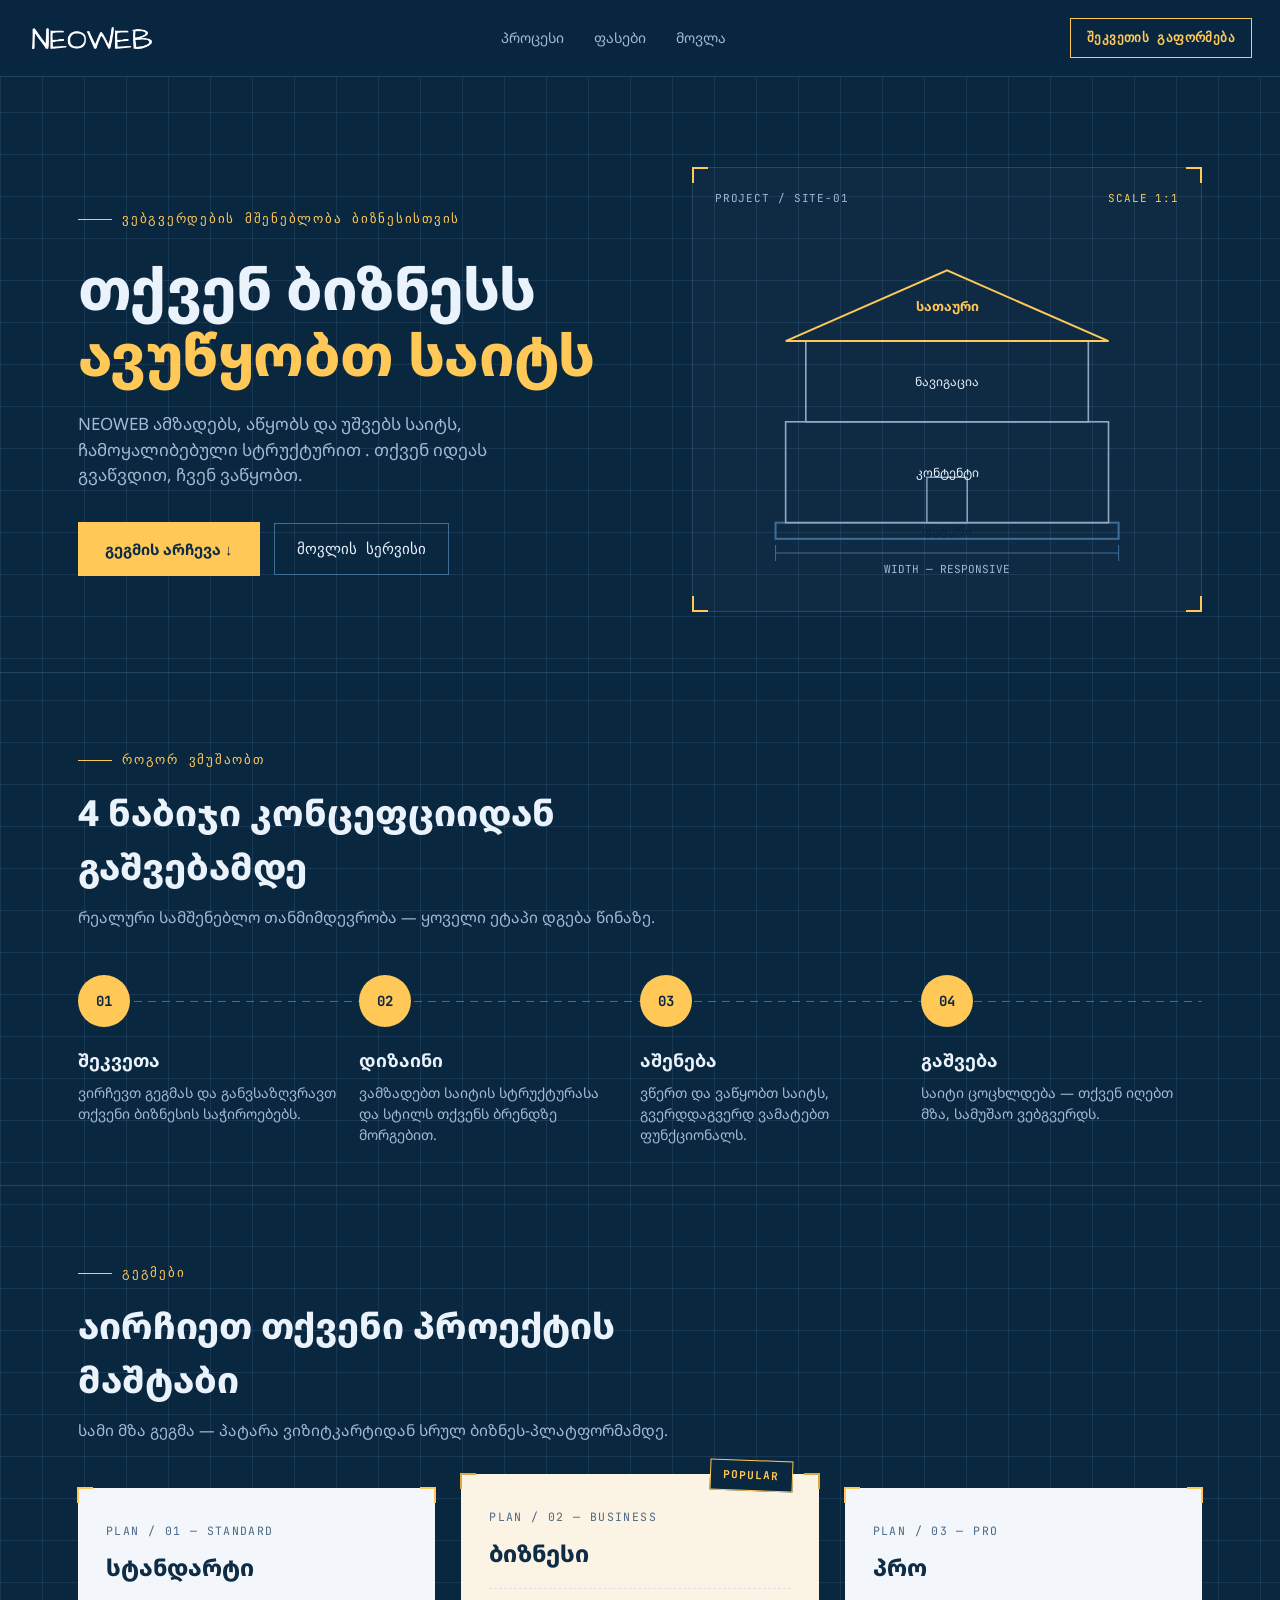
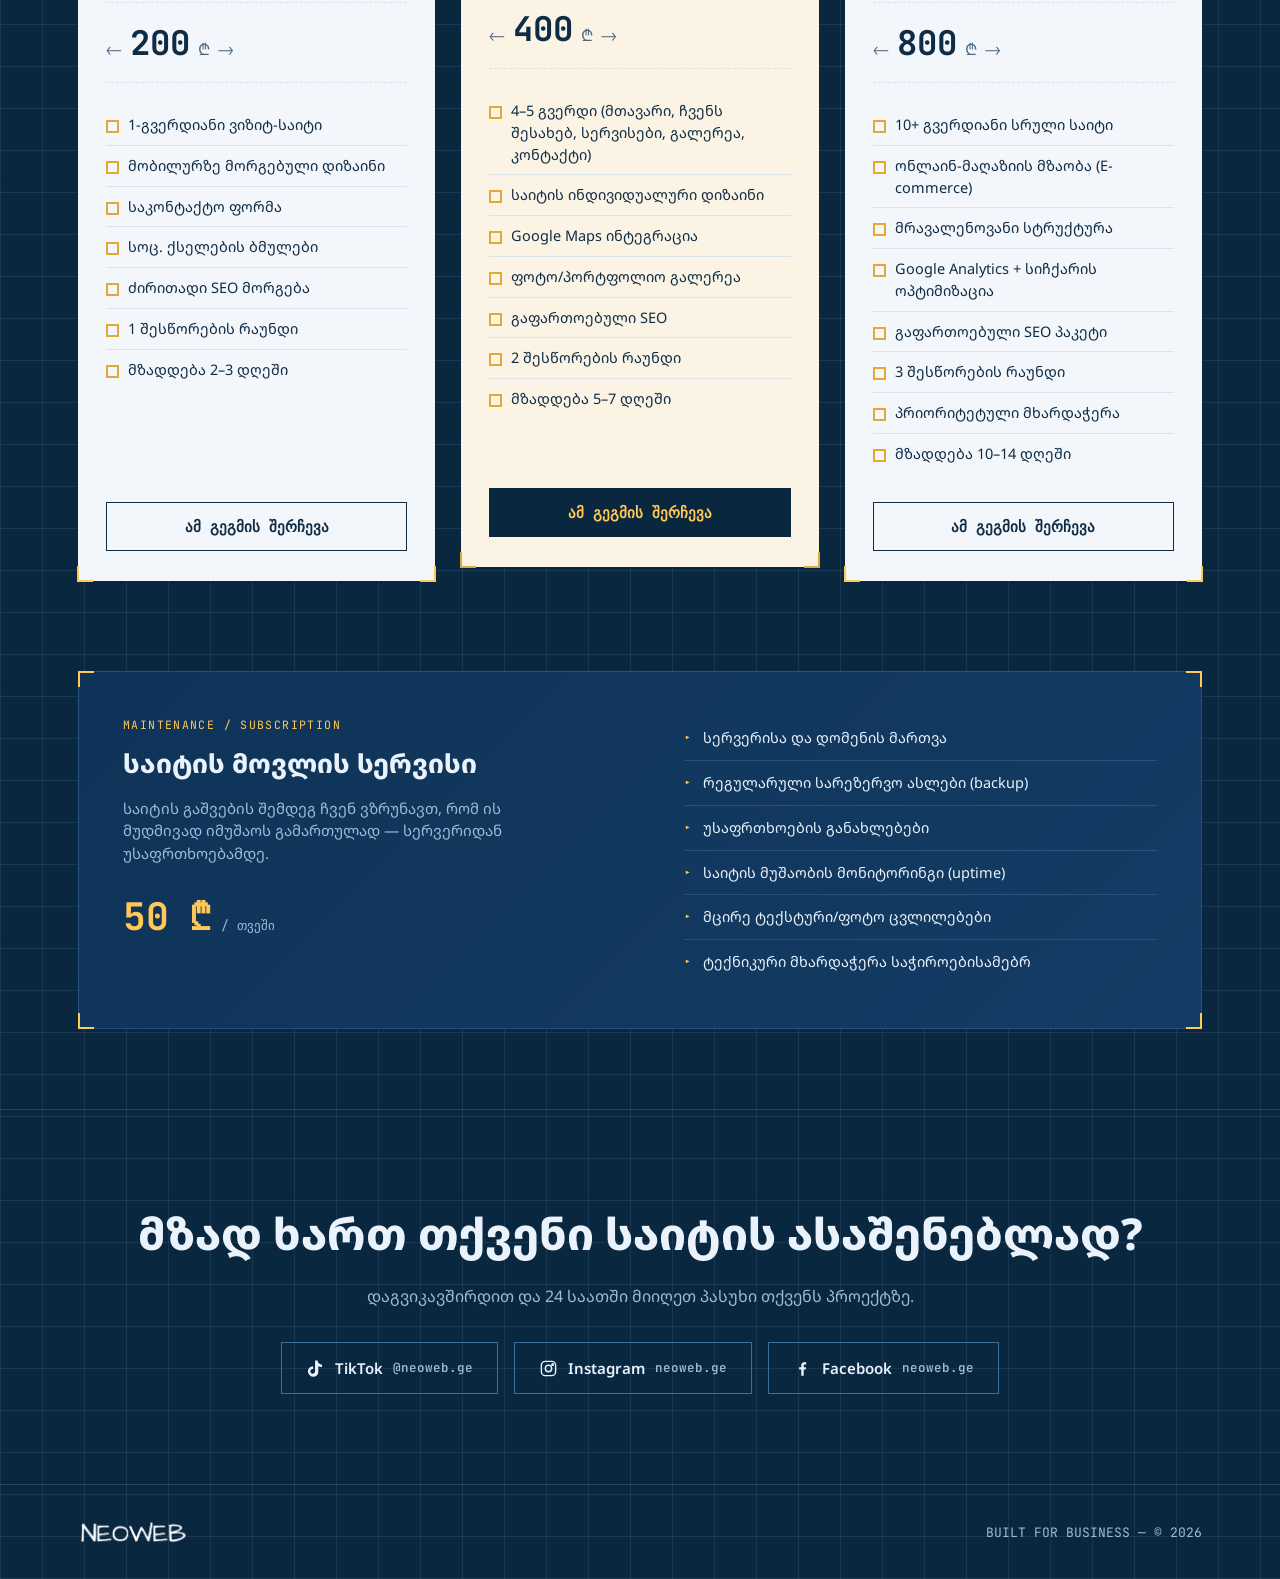
<file: index.html>
<!DOCTYPE html>
<html lang="ka">
<head>
<meta charset="UTF-8">
<meta name="viewport" content="width=device-width, initial-scale=1.0">
<title>NEOWEB — ვაშენებთ თქვენს ბიზნესს ვებსივრცეს</title>
<link rel="preconnect" href="https://fonts.googleapis.com">
<link rel="preconnect" href="https://fonts.gstatic.com" crossorigin>
<link href="https://fonts.googleapis.com/css2?family=Noto+Sans+Georgian:wght@400;500;600;700;800&family=JetBrains+Mono:wght@400;500;600;700&display=swap" rel="stylesheet">
<link rel="icon" type="image/jpeg" href="NEOWEB (2).png">

<link rel="stylesheet" href="style.css">


</head>
<body>

<header>
  <div class="nav">
    <a href="#" class="logo"><img src="[data-uri]" alt="NEOWEB" class="logo-img"></a>
    <nav class="nav-links">
      <a href="#process">პროცესი</a>
      <a href="#pricing">ფასები</a>
      <a href="#maintenance">მოვლა</a>
    </nav>
    <a class="nav-cta" href="#pricing">შეკვეთის გაფორმება</a>
  </div>
</header>

<section class="hero">
  <div class="wrap hero-grid">
    <div>
      <div class="eyebrow">ვებგვერდების მშენებლობა ბიზნესისთვის</div>
      <h1>თქვენ ბიზნესს <em>ავუწყობთ საიტს</em> </h1>
      <p class="lead">NEOWEB ამზადებს, აწყობს და უშვებს საიტს, ჩამოყალიბებული სტრუქტურით . თქვენ იდეას გვაწვდით, ჩვენ ვაწყობთ.</p>
      <div class="hero-ctas">
        <a href="#pricing" class="btn-primary">გეგმის არჩევა ↓</a>
        <a href="#maintenance" class="btn-ghost">მოვლის სერვისი</a>
      </div>
    </div>

    <div class="diagram-box">
      <div class="diagram-frame">
        <div class="corner tl"></div><div class="corner tr"></div>
        <div class="corner bl"></div><div class="corner br"></div>
        <div class="measure-label"><span>PROJECT / SITE-01</span><span class="amber">SCALE 1:1</span></div>
        <svg id="blueprint-svg" viewBox="0 0 460 360" fill="none" xmlns="http://www.w3.org/2000/svg" style="width:100%;height:auto;">
          <!-- foundation -->
          <rect x="60" y="300" width="340" height="16" stroke="#3E6E97" stroke-width="2" class="draw"/>
          <!-- main floor (content) -->
          <rect x="70" y="200" width="320" height="100" stroke="#8DA9C4" stroke-width="1.6" class="draw draw-2"/>
          <!-- upper floor (nav) -->
          <rect x="90" y="120" width="280" height="80" stroke="#8DA9C4" stroke-width="1.6" class="draw draw-2"/>
          <!-- roof (header) -->
          <path d="M70 120 L230 50 L390 120 Z" stroke="#FFC857" stroke-width="2" class="draw draw-3"/>
          <!-- door -->
          <rect x="210" y="255" width="40" height="45" stroke="#8DA9C4" stroke-width="1.4" class="draw draw-3"/>
          <!-- dimension line -->
          <line x1="60" y1="330" x2="400" y2="330" stroke="#3E6E97" stroke-width="1" class="draw draw-3"/>
          <line x1="60" y1="322" x2="60" y2="338" stroke="#3E6E97" stroke-width="1" class="draw draw-3"/>
          <line x1="400" y1="322" x2="400" y2="338" stroke="#3E6E97" stroke-width="1" class="draw draw-3"/>

          <text x="230" y="350" text-anchor="middle" class="fade-label" fill="#9FBBD6" font-family="JetBrains Mono, monospace" font-size="11">WIDTH — RESPONSIVE</text>
          <text x="230" y="90" text-anchor="middle" class="fade-label" fill="#FFC857" font-family="Noto Sans Georgian, sans-serif" font-size="13" font-weight="700">სათაური</text>
          <text x="230" y="165" text-anchor="middle" class="fade-label" fill="#EAF2FB" font-family="Noto Sans Georgian, sans-serif" font-size="12">ნავიგაცია</text>
          <text x="230" y="255" text-anchor="middle" class="fade-label" fill="#EAF2FB" font-family="Noto Sans Georgian, sans-serif" font-size="12">კონტენტი</text>
          <text x="230" y="312" text-anchor="middle" class="fade-label" fill="#0A2740" font-family="Noto Sans Georgian, sans-serif" font-size="11" font-weight="700">ფუტერი</text>
        </svg>
      </div>
    </div>
  </div>
</section>

<section class="process" id="process">
  <div class="wrap">
    <div class="section-head reveal">
      <div class="eyebrow">როგორ ვმუშაობთ</div>
      <h2>4 ნაბიჯი კონცეფციიდან გაშვებამდე</h2>
      <p>რეალური სამშენებლო თანმიმდევრობა — ყოველი ეტაპი დგება წინაზე.</p>
    </div>
    <div class="steps">
      <div class="step reveal"><div class="step-num mono">01</div><h3>შეკვეთა</h3><p>ვირჩევთ გეგმას და განვსაზღვრავთ თქვენი ბიზნესის საჭიროებებს.</p></div>
      <div class="step reveal"><div class="step-num mono">02</div><h3>დიზაინი</h3><p>ვამზადებთ საიტის სტრუქტურასა და სტილს თქვენს ბრენდზე მორგებით.</p></div>
      <div class="step reveal"><div class="step-num mono">03</div><h3>აშენება</h3><p>ვწერთ და ვაწყობთ საიტს, გვერდდაგვერდ ვამატებთ ფუნქციონალს.</p></div>
      <div class="step reveal"><div class="step-num mono">04</div><h3>გაშვება</h3><p>საიტი ცოცხლდება — თქვენ იღებთ მზა, სამუშაო ვებგვერდს.</p></div>
    </div>
  </div>
</section>

<section class="pricing" id="pricing">
  <div class="wrap">
    <div class="section-head reveal">
      <div class="eyebrow">გეგმები</div>
      <h2>აირჩიეთ თქვენი პროექტის მაშტაბი</h2>
      <p>სამი მზა გეგმა — პატარა ვიზიტკარტიდან სრულ ბიზნეს-პლატფორმამდე.</p>
    </div>

    <div class="price-grid">

      <div class="card reveal">
        <div class="corner tl"></div><div class="corner tr"></div><div class="corner bl"></div><div class="corner br"></div>
        <div class="card-tag">PLAN / 01 — STANDARD</div>
        <h3>სტანდარტი</h3>
        <div class="price-row">
          <span class="tick">⟵</span>
          <span class="price-num">200</span><span class="price-cur">₾</span>
          <span class="tick">⟶</span>
        </div>
        <ul>
          <li>1-გვერდიანი ვიზიტ-საიტი</li>
          <li>მობილურზე მორგებული დიზაინი</li>
          <li>საკონტაქტო ფორმა</li>
          <li>სოც. ქსელების ბმულები</li>
          <li>ძირითადი SEO მორგება</li>
          <li>1 შესწორების რაუნდი</li>
          <li>მზადდება 2–3 დღეში</li>
        </ul>
        <a href="#contact" class="card-cta">ამ გეგმის შერჩევა</a>
      </div>

      <div class="card featured reveal">
        <div class="stamp">POPULAR</div>
        <div class="corner tl"></div><div class="corner tr"></div><div class="corner bl"></div><div class="corner br"></div>
        <div class="card-tag">PLAN / 02 — BUSINESS</div>
        <h3>ბიზნესი</h3>
        <div class="price-row">
          <span class="tick">⟵</span>
          <span class="price-num">400</span><span class="price-cur">₾</span>
          <span class="tick">⟶</span>
        </div>
        <ul>
          <li>4–5 გვერდი (მთავარი, ჩვენს შესახებ, სერვისები, გალერეა, კონტაქტი)</li>
          <li>საიტის ინდივიდუალური დიზაინი</li>
          <li>Google Maps ინტეგრაცია</li>
          <li>ფოტო/პორტფოლიო გალერეა</li>
          <li>გაფართოებული SEO</li>
          <li>2 შესწორების რაუნდი</li>
          <li>მზადდება 5–7 დღეში</li>
        </ul>
        <a href="#contact" class="card-cta">ამ გეგმის შერჩევა</a>
      </div>

      <div class="card reveal">
        <div class="corner tl"></div><div class="corner tr"></div><div class="corner bl"></div><div class="corner br"></div>
        <div class="card-tag">PLAN / 03 — PRO</div>
        <h3>პრო</h3>
        <div class="price-row">
          <span class="tick">⟵</span>
          <span class="price-num">800</span><span class="price-cur">₾</span>
          <span class="tick">⟶</span>
        </div>
        <ul>
          <li>10+ გვერდიანი სრული საიტი</li>
          <li>ონლაინ-მაღაზიის მზაობა (E-commerce)</li>
          <li>მრავალენოვანი სტრუქტურა</li>
          <li>Google Analytics + სიჩქარის ოპტიმიზაცია</li>
          <li>გაფართოებული SEO პაკეტი</li>
          <li>3 შესწორების რაუნდი</li>
          <li>პრიორიტეტული მხარდაჭერა</li>
          <li>მზადდება 10–14 დღეში</li>
        </ul>
        <a href="#contact" class="card-cta">ამ გეგმის შერჩევა</a>
      </div>

    </div>
  </div>
</section>

<section class="maintenance" id="maintenance">
  <div class="wrap">
    <div class="maint-card reveal">
      <div class="corner tl"></div><div class="corner tr"></div><div class="corner bl"></div><div class="corner br"></div>
      <div class="maint-left">
        <div class="card-tag mono">MAINTENANCE / SUBSCRIPTION</div>
        <h3>საიტის მოვლის სერვისი</h3>
        <p>საიტის გაშვების შემდეგ ჩვენ ვზრუნავთ, რომ ის მუდმივად იმუშაოს გამართულად — სერვერიდან უსაფრთხოებამდე.</p>
        <div class="maint-price">
          <span class="n">50 ₾</span><span class="u">/ თვეში</span>
        </div>
      </div>
      <div class="maint-right">
        <ul>
          <li><span class="m">▸</span>სერვერისა და დომენის მართვა</li>
          <li><span class="m">▸</span>რეგულარული სარეზერვო ასლები (backup)</li>
          <li><span class="m">▸</span>უსაფრთხოების განახლებები</li>
          <li><span class="m">▸</span>საიტის მუშაობის მონიტორინგი (uptime)</li>
          <li><span class="m">▸</span>მცირე ტექსტური/ფოტო ცვლილებები</li>
          <li><span class="m">▸</span>ტექნიკური მხარდაჭერა საჭიროებისამებრ</li>
        </ul>
      </div>
    </div>
  </div>
</section>

<section class="final-cta" id="contact">
  <div class="wrap reveal">
    <h2>მზად ხართ თქვენი საიტის ასაშენებლად?</h2>
    <p>დაგვიკავშირდით და 24 საათში მიიღეთ პასუხი თქვენს პროექტზე.</p>
    <div class="social-row">
      <a href="https://www.tiktok.com/@neoweb.ge" target="_blank" rel="noopener" class="social-btn">
        <svg viewBox="0 0 24 24" fill="currentColor" aria-hidden="true"><path d="M16.6 5.82c-.9-.6-1.55-1.53-1.75-2.6h-.01A5.13 5.13 0 0 1 14.75 2h-3.28v13.42a3.05 3.05 0 0 1-5.48 1.84 3.05 3.05 0 0 1 3.05-4.7v-3.36a6.4 6.4 0 0 0-5.24 10.4 6.4 6.4 0 0 0 11.7-3.58V8.72a8.16 8.16 0 0 0 4.75 1.52V6.98a5.1 5.1 0 0 1-3.65-1.16z"/></svg>
        TikTok <span class="handle">@neoweb.ge</span>
      </a>
      <a href="https://www.instagram.com/neoweb.ge" target="_blank" rel="noopener" class="social-btn">
        <svg viewBox="0 0 24 24" fill="none" stroke="currentColor" stroke-width="1.8" aria-hidden="true"><rect x="3" y="3" width="18" height="18" rx="5"/><circle cx="12" cy="12" r="4"/><circle cx="17.2" cy="6.8" r="1"/></svg>
        Instagram <span class="handle">neoweb.ge</span>
      </a>
      <a href="https://www.facebook.com/neoweb.ge" target="_blank" rel="noopener" class="social-btn">
        <svg viewBox="0 0 24 24" fill="currentColor" aria-hidden="true"><path d="M13.5 21v-7.7h2.6l.4-3h-3v-1.9c0-.87.24-1.46 1.5-1.46h1.6V4.14C15.9 4.06 15.1 4 14.14 4c-2.2 0-3.7 1.34-3.7 3.8v2.5H7.8v3h2.64V21h3.06z"/></svg>
        Facebook <span class="handle">neoweb.ge</span>
      </a>
    </div>
  </div>
</section>

<footer>
  <div class="wrap footer-row">
    <div class="logo"><img src="[data-uri]" alt="NEOWEB" class="logo-img"></div>
    <p>BUILT FOR BUSINESS — © 2026</p>
  </div>
</footer>

<script>
  const io = new IntersectionObserver((entries)=>{
    entries.forEach(e=>{ if(e.isIntersecting){ e.target.classList.add('in'); io.unobserve(e.target);} });
  }, {threshold:0.15});
  document.querySelectorAll(".reveal").forEach(el=>io.observe(el));
</script>

</body>
</html>
</file>
<file: style.css>
*{
    margin:0;
    padding:0;
    box-sizing:border-box;
}

 :root{
    --ink: #0A2740;
    --ink-2: #0F3358;
    --ink-3: #133C64;
    --line: #3E6E97;
    --line-soft: rgba(141,201,255,0.10);
    --line-soft-2: rgba(141,201,255,0.18);
    --paper: #F3F6FA;
    --paper-dim: #D9E3EC;
    --amber: #FFC857;
    --amber-deep: #E0A93B;
    --text-light: #EAF2FB;
    --text-dim: #9FBBD6;
    --text-navy: #0F2C46;
    --text-navy-dim: #4C6883;
  }

 

  html{scroll-behavior:smooth;}

  body{
    background:
      repeating-linear-gradient(0deg, var(--line-soft) 0 1px, transparent 1px 42px),
      repeating-linear-gradient(90deg, var(--line-soft) 0 1px, transparent 1px 42px),
      var(--ink);
    color:var(--text-light);
    font-family:'Noto Sans Georgian', sans-serif;
    line-height:1.5;
    overflow-x:hidden;
  }

  .mono{font-family:'JetBrains Mono', monospace;}

  a{color:inherit;text-decoration:none;}

  .wrap{max-width:1180px;margin:0 auto;padding:0 28px;}

  /* ---------- reveal on scroll ---------- */
  .reveal{opacity:0;transform:translateY(24px);transition:opacity .7s ease, transform .7s ease;}
  .reveal.in{opacity:1;transform:translateY(0);}

  /* ---------- header ---------- */
  header{
    position:sticky;top:0;z-index:50;
    background:rgba(10,39,64,0.86);
    backdrop-filter:blur(8px);
    border-bottom:1px solid var(--line-soft-2);
  }
  .nav{display:flex;align-items:center;justify-content:space-between;padding:18px 28px;}
  .logo{display:flex;align-items:center;gap:10px;}
  .logo-img{height:30px;width:auto;display:block;}
  footer .logo-img{height:26px;}
  .nav-links{
    display:flex;
    gap:30px;font-size:14px;
    color:var(--text-dim);
    
  }
  .nav-links a{
    transition: 0.3s;
  }
  .nav-links a:hover{color:var(--amber);}
  .nav-cta{
    font-family:'JetBrains Mono',monospace;font-size:13px;font-weight:600;
    border:1px solid var(--amber);color:var(--amber);padding:9px 16px;
    letter-spacing:.03em;
    transition: 0.3s;
  }
  .nav-cta:hover{background:var(--amber);color:var(--text-navy);}
  .burger{display:none;}

  /* ---------- hero ---------- */
  .hero{padding:90px 0 60px;position:relative;}
  .eyebrow{
    display:inline-flex;align-items:center;gap:10px;
    font-family:'JetBrains Mono',monospace;font-size:12.5px;letter-spacing:.14em;
    color:var(--amber);text-transform:uppercase;margin-bottom:26px;
  }
  .eyebrow::before{content:"";width:34px;height:1px;background:var(--amber);}

  .hero-grid{display:grid;grid-template-columns:1.05fr .95fr;gap:50px;align-items:center;}

  h1{
    font-size:clamp(34px,4.6vw,58px);
    font-weight:800;line-height:1.14;letter-spacing:-.01em;
    margin-bottom:24px;
  }
  h1 em{font-style:normal;color:var(--amber);}

  .hero p.lead{font-size:17px;color:var(--text-dim);max-width:480px;margin-bottom:34px;}

  .hero-ctas{display:flex;gap:14px;flex-wrap:wrap;align-items:center;}
  .btn-primary{
    background:var(--amber);color:var(--text-navy);
    font-weight:700;padding:15px 26px;font-size:15px;
    display:inline-flex;align-items:center;gap:10px;
    border:1px solid var(--amber);
    transition:transform .15s ease, box-shadow .15s ease;
  }
  .btn-primary:hover{transform:translateY(-2px);box-shadow:0 10px 24px -8px rgba(255,200,87,.5);}
  .btn-ghost{
    border:1px solid var(--line);color:var(--text-light);
    padding:14px 22px;font-size:15px;font-family:'JetBrains Mono',monospace;
    transition: 0.5s;
  }
  .btn-ghost:hover{border-color:var(--amber);
    color:var(--amber);
     box-shadow: 0px 0px  5px lightyellow;

    }

  
  .diagram-box{position:relative;}
  .diagram-frame{
    position:relative;border:1px solid var(--line-soft-2);
    background:rgba(255,255,255,0.02);
    padding:22px;
  }
  .diagram-frame .measure-label{
    font-family:'JetBrains Mono',monospace;font-size:11px;color:var(--text-dim);
    letter-spacing:.08em;text-transform:uppercase;margin-bottom:14px;
    display:flex;justify-content:space-between;
  }
  .measure-label .amber{color:var(--amber);}

  .corner{position:absolute;width:16px;height:16px;}
  .corner.tl{top:-1px;left:-1px;border-top:2px solid var(--amber);border-left:2px solid var(--amber);}
  .corner.tr{top:-1px;right:-1px;border-top:2px solid var(--amber);border-right:2px solid var(--amber);}
  .corner.bl{bottom:-1px;left:-1px;border-bottom:2px solid var(--amber);border-left:2px solid var(--amber);}
  .corner.br{bottom:-1px;right:-1px;border-bottom:2px solid var(--amber);border-right:2px solid var(--amber);}

  #blueprint-svg path.draw{
    stroke-dasharray:1400;stroke-dashoffset:1400;
    animation:draw 2.4s ease forwards .3s;
  }
  #blueprint-svg .draw-2{animation-delay:.7s;}
  #blueprint-svg .draw-3{animation-delay:1.1s;}
  @keyframes draw{to{stroke-dashoffset:0;}}
  #blueprint-svg .fade-label{opacity:0;animation:fadein .6s ease forwards 1.8s;}
  @keyframes fadein{to{opacity:1;}}

  /* ---------- process ---------- */
  .process{padding:70px 0 40px;border-top:1px solid var(--line-soft-2);}
  .section-head{margin-bottom:46px;max-width:600px;}
  .section-head .eyebrow{margin-bottom:16px;}
  .section-head h2{font-size:clamp(26px,3vw,36px);font-weight:800;margin-bottom:12px;}
  .section-head p{color:var(--text-dim);font-size:15.5px;}

  .steps{display:grid;grid-template-columns:repeat(4,1fr);gap:0;position:relative;}
  .steps::before{
    content:"";position:absolute;top:26px;left:0;right:0;height:1px;
    background:repeating-linear-gradient(90deg, var(--line) 0 8px, transparent 8px 14px);
    z-index:0;
  }
  .step{position:relative;padding:0 18px 0 0;z-index:1;}
  .step-num{
    font-family:'JetBrains Mono',monospace;font-size:14px;color:var(--ink);
    background:var(--amber);width:52px;height:52px;border-radius:50%;
    display:flex;align-items:center;justify-content:center;font-weight:700;
    margin-bottom:20px;
  }
  .step h3{font-size:18px;font-weight:700;margin-bottom:8px;}
  .step p{font-size:14px;color:var(--text-dim);}

  /* ---------- pricing ---------- */
  .pricing{padding:70px 0;border-top:1px solid var(--line-soft-2);}
  .price-grid{display:grid;grid-template-columns:repeat(3,1fr);gap:26px;align-items:stretch;}

  .card{
    position:relative;background:var(--paper);color:var(--text-navy);
    padding:34px 28px 30px;display:flex;flex-direction:column;
  }
  .card.featured{background:#FBF4E4;transform:translateY(-14px);}
  .card.featured .corner{border-color:var(--amber-deep);}

  .stamp{
    position:absolute;top:-14px;right:26px;
    background:var(--ink);color:var(--amber);
    font-family:'JetBrains Mono',monospace;font-size:11px;font-weight:700;
    letter-spacing:.1em;padding:6px 12px;transform:rotate(2deg);
    border:1px solid var(--amber);
  }

  .card-tag{
    font-family:'JetBrains Mono',monospace;font-size:11.5px;letter-spacing:.12em;
    text-transform:uppercase;color:var(--text-navy-dim);margin-bottom:10px;
  }
  .card h3{font-size:23px;font-weight:800;margin-bottom:18px;}

  .price-row{
    display:flex;align-items:baseline;gap:8px;
    padding:14px 0;border-top:1px dashed var(--paper-dim);border-bottom:1px dashed var(--paper-dim);
    margin-bottom:22px;
  }
  .price-row .tick{font-family:'JetBrains Mono',monospace;color:var(--text-navy-dim);font-size:13px;}
  .price-num{font-family:'JetBrains Mono',monospace;font-size:34px;font-weight:700;}
  .price-cur{font-size:16px;color:var(--text-navy-dim);}
  .price-row .per{margin-left:auto;font-family:'JetBrains Mono',monospace;font-size:12px;color:var(--text-navy-dim);}

  .card ul{list-style:none;margin-bottom:28px;flex-grow:1;}
  .card ul li{
    font-size:14.5px;padding:9px 0 9px 22px;position:relative;
    border-bottom:1px solid var(--paper-dim);color:var(--text-navy);
  }
  .card ul li:last-child{border-bottom:none;}
  .card ul li::before{
    content:"";position:absolute;left:0;top:15px;width:9px;height:9px;
    border:2px solid var(--amber-deep);
  }

  .card-cta{
    text-align:center;padding:13px;font-weight:700;font-size:14.5px;
    border:1.5px solid var(--text-navy);color:var(--text-navy);
    font-family:'JetBrains Mono',monospace;
    transition: 0.5s;
  }
  .card-cta:hover{background:var(--text-navy);color:var(--paper);}
  .card.featured .card-cta{background:var(--ink);color:var(--amber);border-color:var(--ink);}
  .card.featured .card-cta:hover{background:var(--amber-deep);color:var(--ink);border-color:var(--amber-deep);}

  /* ---------- maintenance ---------- */
  .maintenance{padding:20px 0 80px;}
  .maint-card{
    border:1px solid var(--line-soft-2);
    background:linear-gradient(135deg, var(--ink-2), var(--ink-3));
    display:grid;grid-template-columns:1.1fr 1fr;gap:40px;padding:44px;position:relative;
  }
  .maint-card .corner{border-color:var(--amber);}
  .maint-left .card-tag{color:var(--amber);}
  .maint-left h3{font-size:26px;font-weight:800;margin:10px 0 14px;}
  .maint-left p{color:var(--text-dim);font-size:15px;margin-bottom:24px;max-width:420px;}
  .maint-price{
    display:flex;align-items:baseline;gap:10px;font-family:'JetBrains Mono',monospace;
  }
  .maint-price .n{font-size:38px;font-weight:700;color:var(--amber);}
  .maint-price .u{font-size:13px;color:var(--text-dim);}

  .maint-right ul{list-style:none;}
  .maint-right ul li{
    font-size:14.5px;padding:11px 0;border-bottom:1px solid var(--line-soft-2);
    display:flex;gap:12px;align-items:flex-start;
  }
  .maint-right ul li:last-child{border-bottom:none;}
  .maint-right ul li .m{font-family:'JetBrains Mono',monospace;color:var(--amber);font-size:12px;flex-shrink:0;margin-top:2px;}

  /* ---------- cta / footer ---------- */
  .final-cta{
    padding:90px 0 90px;text-align:center;border-top:1px solid var(--line-soft-2);
  }
  .final-cta h2{font-size:clamp(28px,4vw,44px);font-weight:800;margin-bottom:18px;}
  .final-cta p{color:var(--text-dim);margin-bottom:34px;font-size:16px;}
  
  .social-row{display:flex;justify-content:center;gap:16px;flex-wrap:wrap;}
  .social-btn{
    display:inline-flex;align-items:center;gap:10px;
    border:1px solid var(--line);color:var(--text-light);
    padding:14px 24px;font-size:15px;font-weight:600;
    transition:transform .15s ease, border-color .15s ease, background .15s ease, color .15s ease;
  }
  .social-btn svg{width:19px;height:19px;flex-shrink:0;}
  .social-btn .handle{font-family:'JetBrains Mono',monospace;font-size:12.5px;color:var(--text-dim);}
  .social-btn:hover{
    border-color:var(--amber);background:var(--amber);color:var(--text-navy);
    transform:translateY(-2px);
  }
  .social-btn:hover .handle{color:var(--text-navy);opacity:.75;}

  footer{border-top:1px solid var(--line-soft-2);padding:34px 0;}
  .footer-row{display:flex;justify-content:space-between;align-items:center;flex-wrap:wrap;gap:16px;}
  .footer-row .logo{font-size:16px;}
  .footer-row p{color:var(--text-dim);font-size:13px;font-family:'JetBrains Mono',monospace;}

  /* ---------- responsive ---------- */
  @media (max-width: 900px){
    .hero-grid{grid-template-columns:1fr;}
    .diagram-box{order:-1;}
    .steps{grid-template-columns:repeat(2,1fr);row-gap:36px;}
    .steps::before{display:none;}
    .price-grid{grid-template-columns:1fr;}
    .card.featured{transform:none;}
    .maint-card{grid-template-columns:1fr;padding:30px;}
    .nav-links{display:none;}
  }
  @media (max-width:520px){
    .wrap{padding:0 18px;}
    .hero{padding:60px 0 40px;}
  }

  @media (prefers-reduced-motion: reduce){
    .reveal{transition:none;opacity:1;transform:none;}
    #blueprint-svg path.draw{animation:none;stroke-dashoffset:0;}
    #blueprint-svg .fade-label{animation:none;opacity:1;}
  }

  :focus-visible{outline:2px solid var(--amber);outline-offset:2px;}
</file>
